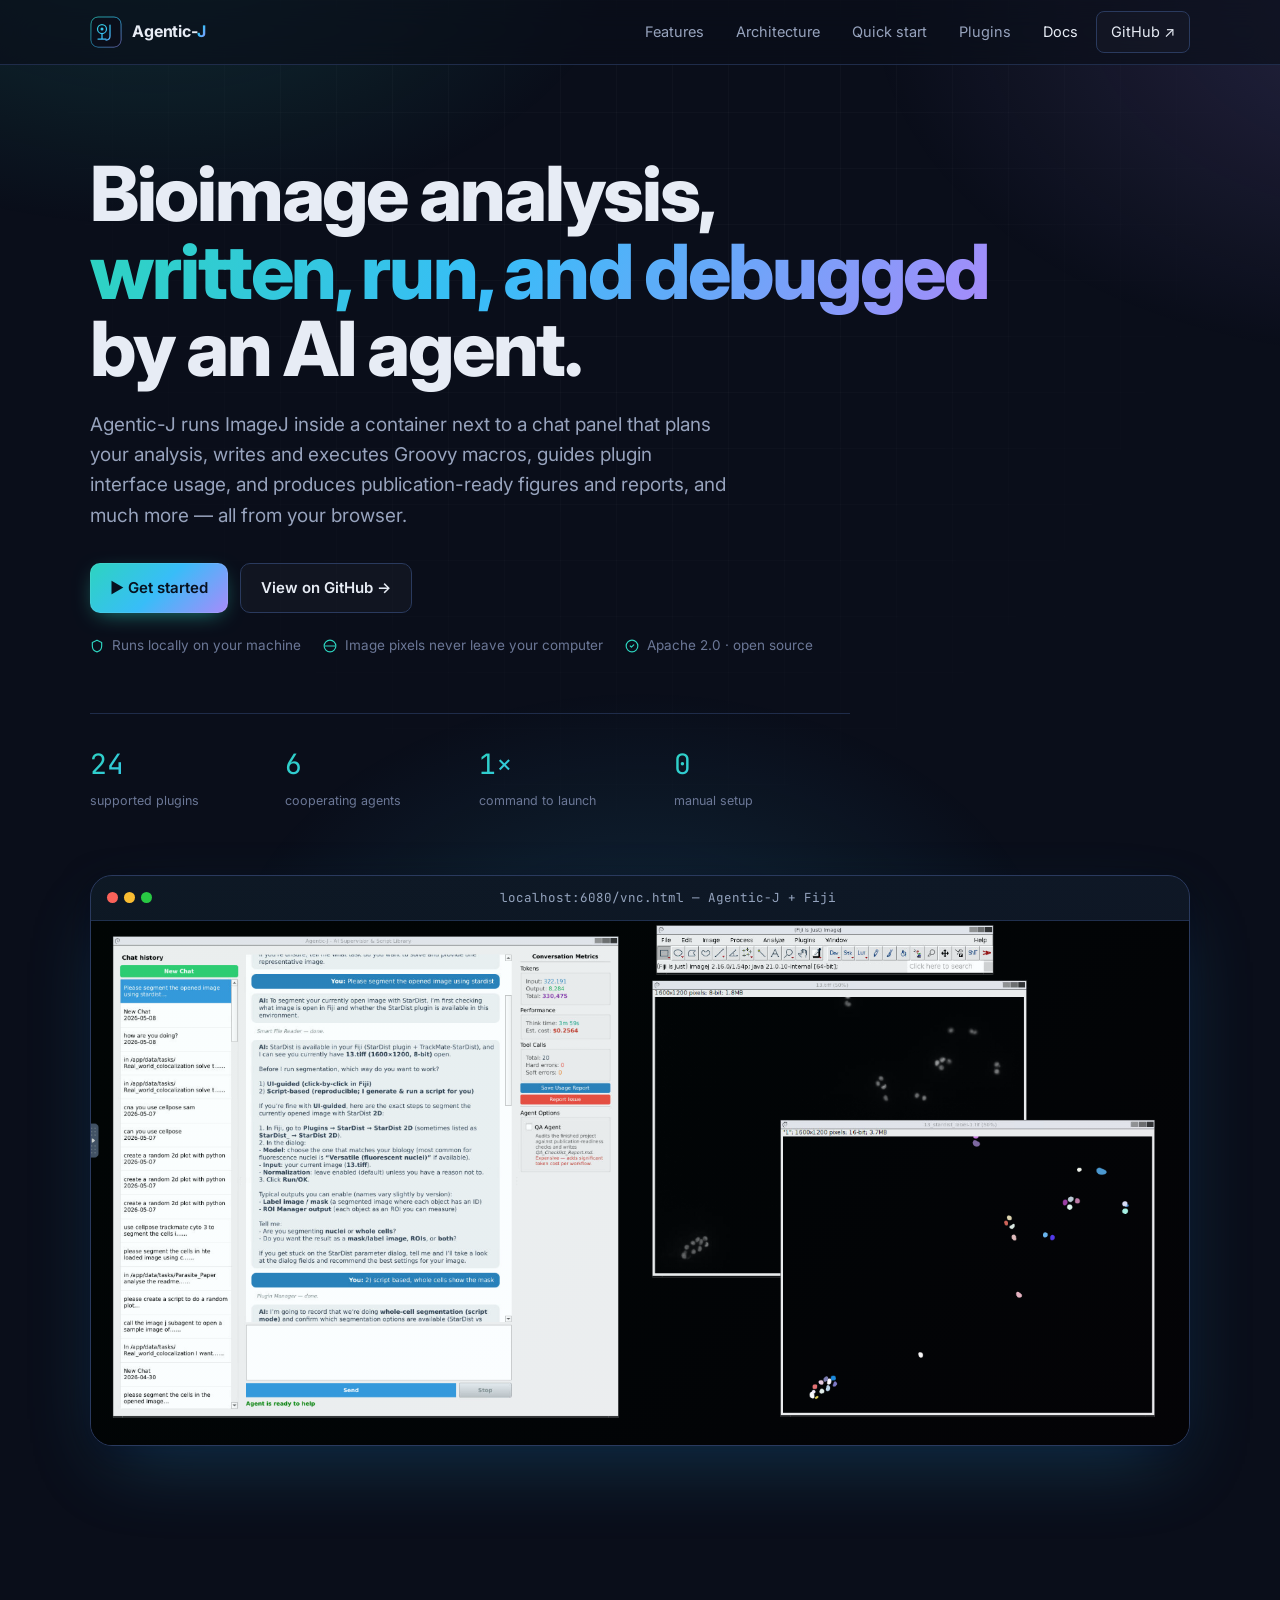
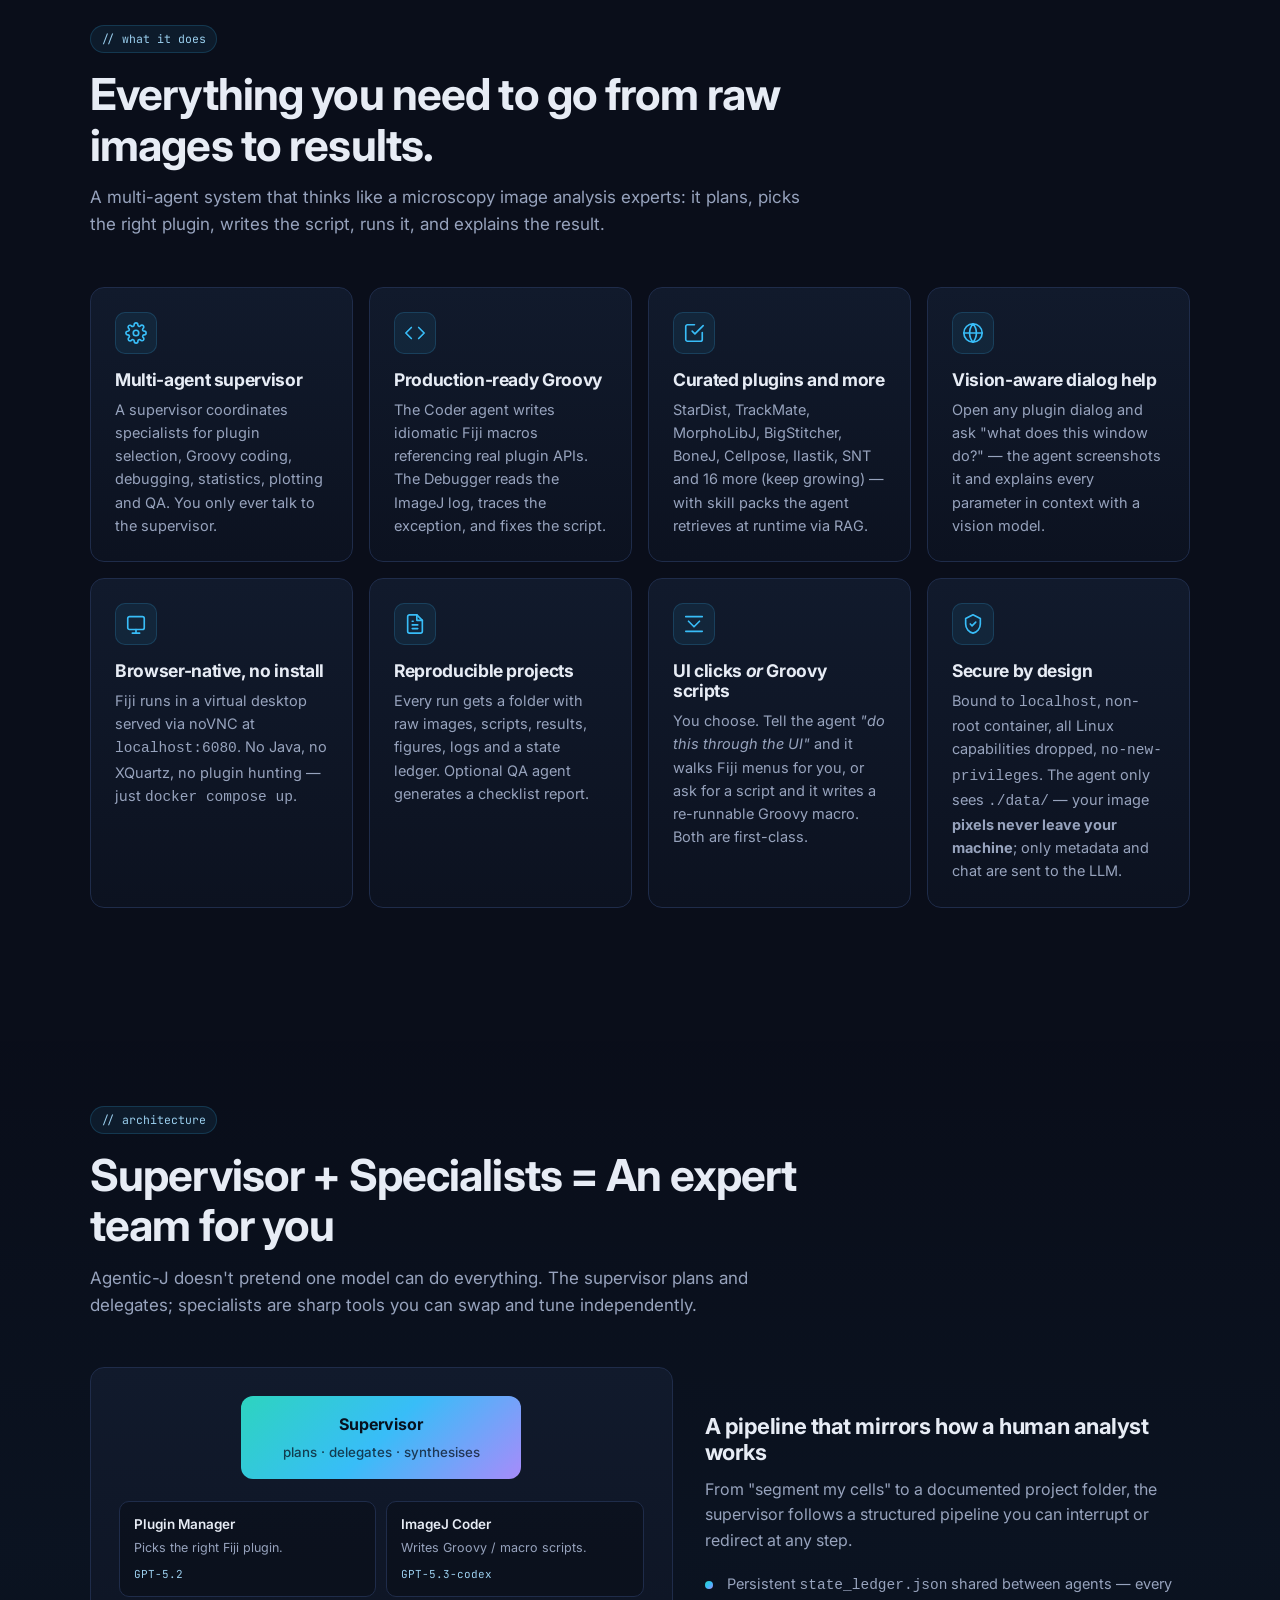
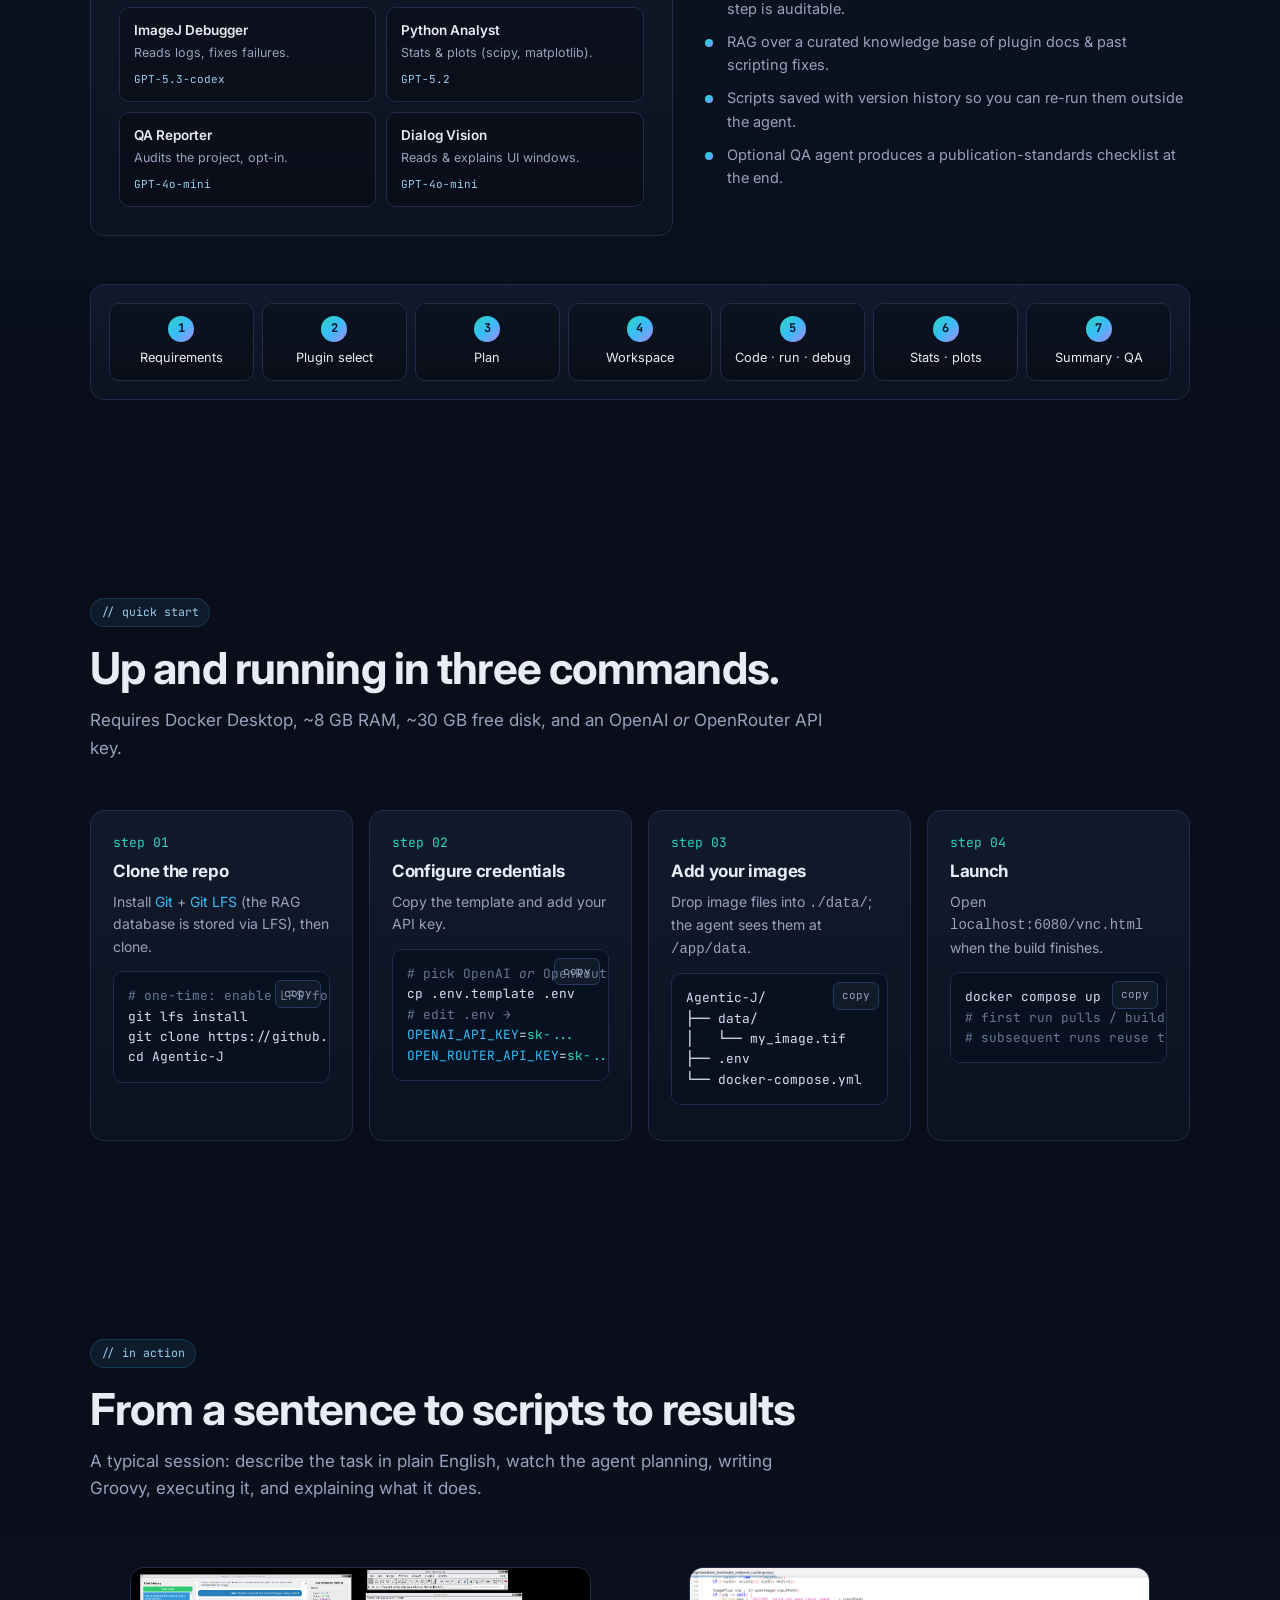
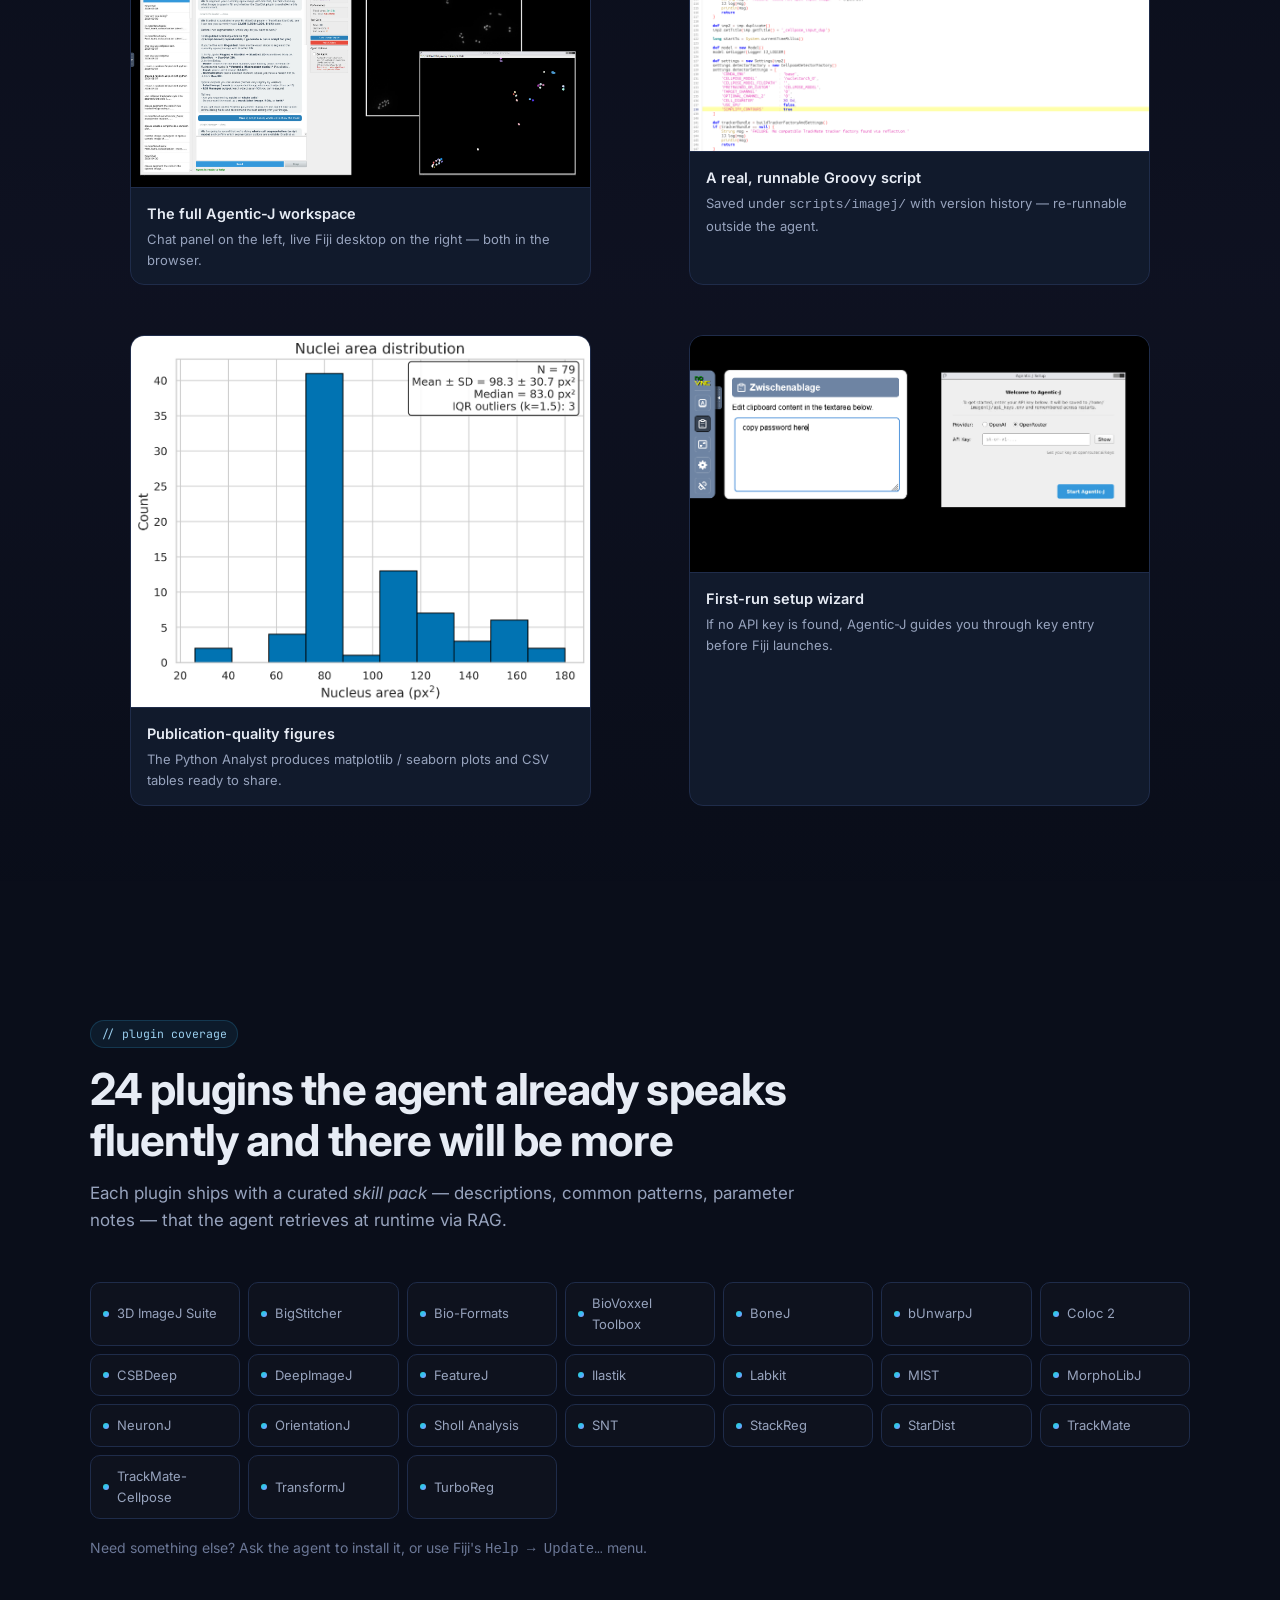
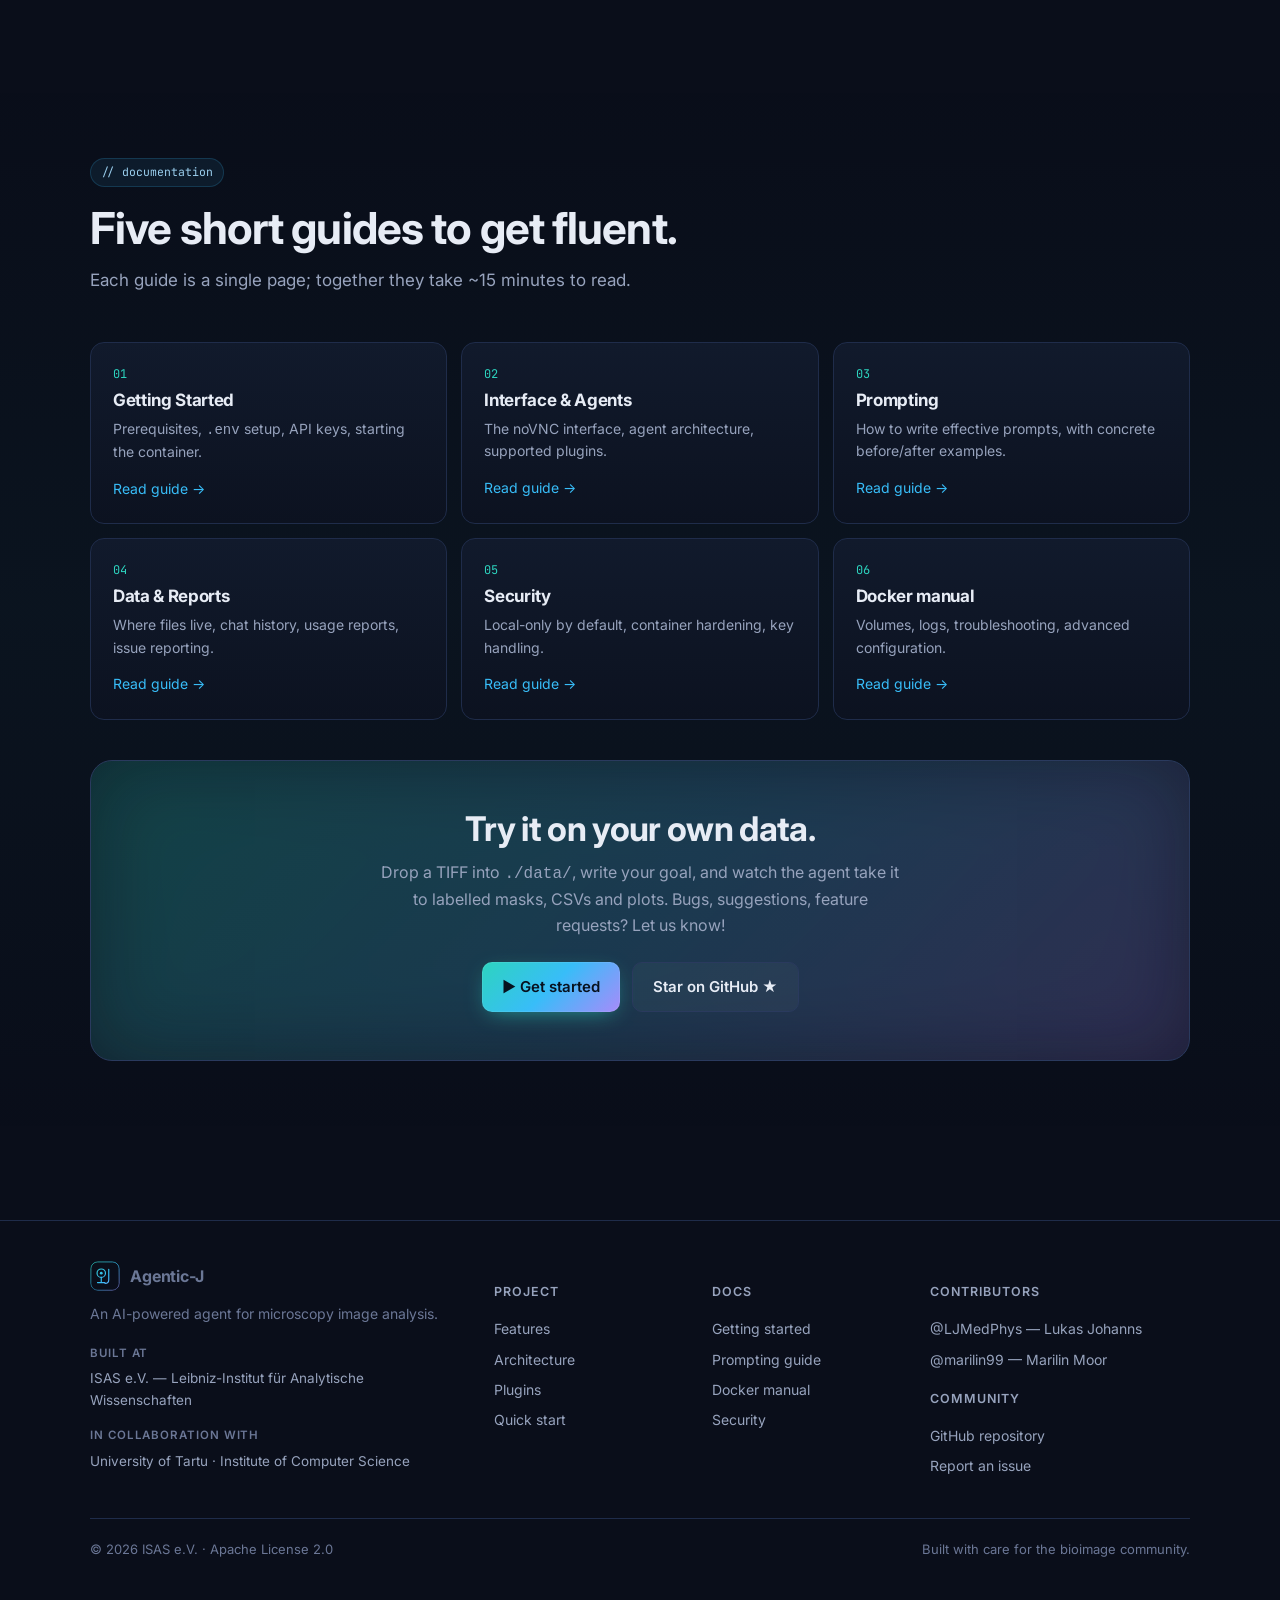
<file: docs/index.html>
<!doctype html>
<html lang="en">
<head>
<meta charset="utf-8" />
<meta name="viewport" content="width=device-width,initial-scale=1" />
<meta name="color-scheme" content="dark" />
<title>Agentic-J — AI Agent for Microscopy Image Analysis from Exploration to Publication</title>
<meta name="description" content="Agentic-J is an AI-powered agent running Fiji inside a container together with an LLM-driven chat panel that can plan analyses, write and execute Groovy macros, install plugins, report results, and much more." />

<!-- Open Graph -->
<meta property="og:title" content="Agentic-J — AI-powered agent for microscopy image analysis" />
<meta property="og:description" content="Plan analyses, write & run Groovy macros, install plugins, report results — from a chat panel running next to a real ImageJ/Fiji desktop in your browser." />
<meta property="og:type" content="website" />
<meta name="twitter:card" content="summary_large_image" />

<link rel="icon" type="image/svg+xml" href="assets/favicon.svg" />

<!-- Fonts (with safe fallbacks defined in CSS) -->
<link rel="preconnect" href="https://fonts.googleapis.com">
<link rel="preconnect" href="https://fonts.gstatic.com" crossorigin>
<link href="https://fonts.googleapis.com/css2?family=Inter:wght@400;500;600;700;800&family=JetBrains+Mono:wght@400;500;600&display=swap" rel="stylesheet">

<link rel="stylesheet" href="css/styles.css" />
</head>
<body>

<!-- Backdrops -->
<div class="bg-mesh" aria-hidden="true"></div>
<div class="bg-grid" aria-hidden="true"></div>

<!-- Navbar -->
<header class="nav">
  <div class="container nav-inner">
    <a href="#" class="brand" aria-label="Agentic-J home">
      <img src="assets/logo.svg" alt="" class="brand-logo" />
      <span class="brand-name">Agentic-<span>J</span></span>
    </a>
    <nav class="nav-links" aria-label="primary">
      <a href="#features">Features</a>
      <a href="#architecture">Architecture</a>
      <a href="#quickstart">Quick start</a>
      <a href="#plugins">Plugins</a>
      <a href="#docs">Docs</a>
      <a href="https://github.com/MMV-Lab/Agentic-J" target="_blank" rel="noopener" class="nav-cta">GitHub ↗</a>
    </nav>
  </div>
</header>

<main>

<!-- =================== HERO =================== -->
<section class="hero">
  <div class="container">
    <h1 class="reveal">
      Bioimage analysis,<br/>
      <span class="grad">written, run, and debugged</span><br/>
      by an AI agent.
    </h1>

    <p class="lead reveal">
      Agentic-J runs ImageJ inside a container next to a chat panel that plans your analysis,
      writes and executes Groovy macros, guides plugin interface usage, and produces
      publication-ready figures and reports, and much more — all from your browser.
    </p>

    <div class="hero-actions reveal">
      <a class="btn btn-primary" href="#quickstart">▶ Get started</a>
      <a class="btn btn-ghost" href="https://github.com/MMV-Lab/Agentic-J" target="_blank" rel="noopener">View on GitHub →</a>
    </div>

    <p class="trust reveal" aria-label="Privacy and security highlights">
      <span><svg viewBox="0 0 24 24" width="14" height="14" fill="none" stroke="currentColor" stroke-width="2" stroke-linecap="round" stroke-linejoin="round"><path d="M12 2 4 6v6c0 5 3.5 9 8 10 4.5-1 8-5 8-10V6z"/></svg> Runs locally on your machine</span>
      <span><svg viewBox="0 0 24 24" width="14" height="14" fill="none" stroke="currentColor" stroke-width="2" stroke-linecap="round" stroke-linejoin="round"><circle cx="12" cy="12" r="10"/><path d="M4 12h16"/></svg> Image pixels never leave your computer</span>
      <span><svg viewBox="0 0 24 24" width="14" height="14" fill="none" stroke="currentColor" stroke-width="2" stroke-linecap="round" stroke-linejoin="round"><path d="m9 12 2 2 4-4"/><circle cx="12" cy="12" r="10"/></svg> Apache 2.0 · open source</span>
    </p>

    <div class="hero-stats reveal">
      <div class="stat"><div class="num">24</div><div class="lbl">supported plugins</div></div>
      <div class="stat"><div class="num">6</div><div class="lbl">cooperating agents</div></div>
      <div class="stat"><div class="num">1×</div><div class="lbl">command to launch</div></div>
      <div class="stat"><div class="num">0</div><div class="lbl">manual setup</div></div>
    </div>

    <!-- Hero screenshot — chat + Fiji -->
    <div class="hero-visual reveal">
      <figure class="window window-shot">
        <div class="win-bar">
          <div class="dots"><i></i><i></i><i></i></div>
          <div class="url">localhost:6080/vnc.html — Agentic-J + Fiji</div>
        </div>
        <img src="images/01_chat_and_fiji.png" alt="Agentic-J chat panel next to a live Fiji desktop in the browser" />
      </figure>
    </div>
  </div>
</section>

<!-- =================== FEATURES =================== -->
<section id="features">
  <div class="container">
    <div class="section-head reveal">
      <span class="section-tag">// what it does</span>
      <h2 class="section-title">Everything you need to go from raw images to results.</h2>
      <p class="section-sub">
        A multi-agent system that thinks like a microscopy image analysis experts: it plans, picks the right
        plugin, writes the script, runs it, and explains the result.
      </p>
    </div>

    <div class="features">
      <div class="feature reveal">
        <div class="ico">
          <svg width="22" height="22" viewBox="0 0 24 24" fill="none" stroke="currentColor" stroke-width="1.8" stroke-linecap="round" stroke-linejoin="round"><circle cx="12" cy="12" r="3"/><path d="M19.4 15a1.7 1.7 0 0 0 .3 1.8l.1.1a2 2 0 1 1-2.8 2.8l-.1-.1a1.7 1.7 0 0 0-1.8-.3 1.7 1.7 0 0 0-1 1.5V21a2 2 0 1 1-4 0v-.1a1.7 1.7 0 0 0-1.1-1.5 1.7 1.7 0 0 0-1.8.3l-.1.1a2 2 0 1 1-2.8-2.8l.1-.1a1.7 1.7 0 0 0 .3-1.8 1.7 1.7 0 0 0-1.5-1H3a2 2 0 1 1 0-4h.1a1.7 1.7 0 0 0 1.5-1.1 1.7 1.7 0 0 0-.3-1.8l-.1-.1a2 2 0 1 1 2.8-2.8l.1.1a1.7 1.7 0 0 0 1.8.3H9a1.7 1.7 0 0 0 1-1.5V3a2 2 0 1 1 4 0v.1a1.7 1.7 0 0 0 1 1.5 1.7 1.7 0 0 0 1.8-.3l.1-.1a2 2 0 1 1 2.8 2.8l-.1.1a1.7 1.7 0 0 0-.3 1.8V9a1.7 1.7 0 0 0 1.5 1H21a2 2 0 1 1 0 4h-.1a1.7 1.7 0 0 0-1.5 1Z"/></svg>
        </div>
        <h3>Multi-agent supervisor</h3>
        <p>A supervisor coordinates specialists for plugin selection, Groovy coding, debugging, statistics, plotting and QA. You only ever talk to the supervisor.</p>
      </div>

      <div class="feature reveal">
        <div class="ico">
          <svg width="22" height="22" viewBox="0 0 24 24" fill="none" stroke="currentColor" stroke-width="1.8" stroke-linecap="round" stroke-linejoin="round"><polyline points="16 18 22 12 16 6"/><polyline points="8 6 2 12 8 18"/></svg>
        </div>
        <h3>Production-ready Groovy</h3>
        <p>The Coder agent writes idiomatic Fiji macros referencing real plugin APIs. The Debugger reads the ImageJ log, traces the exception, and fixes the script.</p>
      </div>

      <div class="feature reveal">
        <div class="ico">
          <svg width="22" height="22" viewBox="0 0 24 24" fill="none" stroke="currentColor" stroke-width="1.8" stroke-linecap="round" stroke-linejoin="round"><path d="M21 11.5V19a2 2 0 0 1-2 2H5a2 2 0 0 1-2-2V5a2 2 0 0 1 2-2h7.5"/><path d="m22 4-9 9-3-3"/></svg>
        </div>
        <h3>Curated plugins and more</h3>
        <p>StarDist, TrackMate, MorphoLibJ, BigStitcher, BoneJ, Cellpose, Ilastik, SNT and 16 more (keep growing) — with skill packs the agent retrieves at runtime via RAG.</p>
      </div>

      <div class="feature reveal">
        <div class="ico">
          <svg width="22" height="22" viewBox="0 0 24 24" fill="none" stroke="currentColor" stroke-width="1.8" stroke-linecap="round" stroke-linejoin="round"><circle cx="12" cy="12" r="10"/><path d="M2 12h20M12 2a15.3 15.3 0 0 1 0 20M12 2a15.3 15.3 0 0 0 0 20"/></svg>
        </div>
        <h3>Vision-aware dialog help</h3>
        <p>Open any plugin dialog and ask "what does this window do?" — the agent screenshots it and explains every parameter in context with a vision model.</p>
      </div>

      <div class="feature reveal">
        <div class="ico">
          <svg width="22" height="22" viewBox="0 0 24 24" fill="none" stroke="currentColor" stroke-width="1.8" stroke-linecap="round" stroke-linejoin="round"><rect x="3" y="4" width="18" height="14" rx="2"/><path d="M8 22h8M12 18v4"/></svg>
        </div>
        <h3>Browser-native, no install</h3>
        <p>Fiji runs in a virtual desktop served via noVNC at <code>localhost:6080</code>. No Java, no XQuartz, no plugin hunting — just <code>docker compose up</code>.</p>
      </div>

      <div class="feature reveal">
        <div class="ico">
          <svg width="22" height="22" viewBox="0 0 24 24" fill="none" stroke="currentColor" stroke-width="1.8" stroke-linecap="round" stroke-linejoin="round"><path d="M14 2H6a2 2 0 0 0-2 2v16a2 2 0 0 0 2 2h12a2 2 0 0 0 2-2V8z"/><polyline points="14 2 14 8 20 8"/><path d="M9 13h6M9 17h6M9 9h1"/></svg>
        </div>
        <h3>Reproducible projects</h3>
        <p>Every run gets a folder with raw images, scripts, results, figures, logs and a state ledger. Optional QA agent generates a checklist report.</p>
      </div>

      <div class="feature reveal">
        <div class="ico">
          <svg width="22" height="22" viewBox="0 0 24 24" fill="none" stroke="currentColor" stroke-width="1.8" stroke-linecap="round" stroke-linejoin="round"><path d="m6 9 6 6 6-6"/><path d="M3 4h18"/><path d="M3 20h18"/></svg>
        </div>
        <h3>UI clicks <em>or</em> Groovy scripts</h3>
        <p>You choose. Tell the agent <em>"do this through the UI"</em> and it walks Fiji menus for you, or ask for a script and it writes a re-runnable Groovy macro. Both are first-class.</p>
      </div>

      <div class="feature reveal">
        <div class="ico">
          <svg width="22" height="22" viewBox="0 0 24 24" fill="none" stroke="currentColor" stroke-width="1.8" stroke-linecap="round" stroke-linejoin="round"><path d="M12 2 4 6v6c0 5 3.5 9 8 10 4.5-1 8-5 8-10V6z"/><path d="m9 12 2 2 4-4"/></svg>
        </div>
        <h3>Secure by design</h3>
        <p>Bound to <code>localhost</code>, non-root container, all Linux capabilities dropped, <code>no-new-privileges</code>. The agent only sees <code>./data/</code> — your image <strong>pixels never leave your machine</strong>; only metadata and chat are sent to the LLM.</p>
      </div>
    </div>
  </div>
</section>

<!-- =================== ARCHITECTURE =================== -->
<section id="architecture" style="background: linear-gradient(180deg, transparent, rgba(56,189,248,.03), transparent);">
  <div class="container">
    <div class="section-head reveal">
      <span class="section-tag">// architecture</span>
      <h2 class="section-title">Supervisor + Specialists = An expert team for you</h2>
      <p class="section-sub">
        Agentic-J doesn't pretend one model can do everything. The supervisor plans and
        delegates; specialists are sharp tools you can swap and tune independently.
      </p>
    </div>

    <div class="arch">
      <div class="arch-diagram reveal">
        <div class="arch-supervisor">
          Supervisor
          <small>plans · delegates · synthesises</small>
        </div>
        <div class="arch-specialists">
          <div class="spec">
            <span class="name">Plugin Manager</span>
            <span class="role">Picks the right Fiji plugin.</span>
            <span class="model">GPT-5.2</span>
          </div>
          <div class="spec">
            <span class="name">ImageJ Coder</span>
            <span class="role">Writes Groovy / macro scripts.</span>
            <span class="model">GPT-5.3-codex</span>
          </div>
          <div class="spec">
            <span class="name">ImageJ Debugger</span>
            <span class="role">Reads logs, fixes failures.</span>
            <span class="model">GPT-5.3-codex</span>
          </div>
          <div class="spec">
            <span class="name">Python Analyst</span>
            <span class="role">Stats &amp; plots (scipy, matplotlib).</span>
            <span class="model">GPT-5.2</span>
          </div>
          <div class="spec">
            <span class="name">QA Reporter</span>
            <span class="role">Audits the project, opt-in.</span>
            <span class="model">GPT-4o-mini</span>
          </div>
          <div class="spec">
            <span class="name">Dialog Vision</span>
            <span class="role">Reads &amp; explains UI windows.</span>
            <span class="model">GPT-4o-mini</span>
          </div>
        </div>
      </div>

      <div class="arch-text reveal">
        <h3>A pipeline that mirrors how a human analyst works</h3>
        <p>From "segment my cells" to a documented project folder, the supervisor follows a structured pipeline you can interrupt or redirect at any step.</p>
        <ul class="arch-list">
          <li>Persistent <code>state_ledger.json</code> shared between agents — every step is auditable.</li>
          <li>RAG over a curated knowledge base of plugin docs &amp; past scripting fixes.</li>
          <li>Scripts saved with version history so you can re-run them outside the agent.</li>
          <li>Optional QA agent produces a publication-standards checklist at the end.</li>
        </ul>
      </div>
    </div>

    <div style="margin-top:48px" class="reveal">
      <div class="pipeline">
        <div class="step"><span class="n">1</span>Requirements</div>
        <div class="step"><span class="n">2</span>Plugin select</div>
        <div class="step"><span class="n">3</span>Plan</div>
        <div class="step"><span class="n">4</span>Workspace</div>
        <div class="step"><span class="n">5</span>Code · run · debug</div>
        <div class="step"><span class="n">6</span>Stats · plots</div>
        <div class="step"><span class="n">7</span>Summary · QA</div>
      </div>
    </div>
  </div>
</section>

<!-- =================== QUICK START =================== -->
<section id="quickstart">
  <div class="container">
    <div class="section-head reveal">
      <span class="section-tag">// quick start</span>
      <h2 class="section-title">Up and running in three commands.</h2>
      <p class="section-sub">Requires Docker Desktop, ~8 GB RAM, ~30 GB free disk, and an OpenAI <em>or</em> OpenRouter API key.</p>
    </div>

    <div class="qs-grid">
      <div class="qs-step reveal">
        <span class="num">step 01</span>
        <h4>Clone the repo</h4>
        <p>Install <a href="https://git-scm.com/downloads" target="_blank" rel="noopener" style="color:var(--accent-2)">Git</a> + <a href="https://git-lfs.com/" target="_blank" rel="noopener" style="color:var(--accent-2)">Git LFS</a> (the RAG database is stored via LFS), then clone.</p>
        <pre class="code"><button class="copy" data-copy>copy</button><span class="tok-c"># one-time: enable LFS for your user</span>
git lfs install
git clone https://github.com/MMV-Lab/Agentic-J.git Agentic-J
cd Agentic-J</pre>
      </div>

      <div class="qs-step reveal">
        <span class="num">step 02</span>
        <h4>Configure credentials</h4>
        <p>Copy the template and add your API key.</p>
        <pre class="code"><button class="copy" data-copy>copy</button><span class="tok-c"># pick OpenAI <em>or</em> OpenRouter</span>
cp .env.template .env
<span class="tok-c"># edit .env →</span>
<span class="tok-v">OPENAI_API_KEY</span>=<span class="tok-s">sk-...</span>
<span class="tok-v">OPEN_ROUTER_API_KEY</span>=<span class="tok-s">sk-...</span></pre>
      </div>

      <div class="qs-step reveal">
        <span class="num">step 03</span>
        <h4>Add your images</h4>
        <p>Drop image files into <code>./data/</code>; the agent sees them at <code>/app/data</code>.</p>
        <pre class="code"><button class="copy" data-copy>copy</button>Agentic-J/
├── data/
│   └── my_image.tif
├── .env
└── docker-compose.yml</pre>
      </div>

      <div class="qs-step reveal">
        <span class="num">step 04</span>
        <h4>Launch</h4>
        <p>Open <code>localhost:6080/vnc.html</code> when the build finishes.</p>
        <pre class="code"><button class="copy" data-copy>copy</button>docker compose up
<span class="tok-c"># first run pulls / builds the image</span>
<span class="tok-c"># subsequent runs reuse the cache</span></pre>
      </div>
    </div>
  </div>
</section>

<!-- =================== SCREENSHOTS =================== -->
<section id="screenshots" style="background: linear-gradient(180deg, transparent, rgba(167,139,250,.03), transparent);">
  <div class="container">
    <div class="section-head reveal">
      <span class="section-tag">// in action</span>
      <h2 class="section-title">From a sentence to scripts to results</h2>
      <p class="section-sub">A typical session: describe the task in plain English, watch the agent planning, writing Groovy, executing it, and explaining what it does.</p>
    </div>

    <div class="shots">
      <figure class="shot reveal">
        <!-- Replace src once images are dropped into website/images/ -->
        <img src="images/01_chat_and_fiji.png" alt="The full Agentic-J workspace" />
        <figcaption class="caption">
          <span class="ttl">The full Agentic-J workspace</span>
          <span class="sub">Chat panel on the left, live Fiji desktop on the right — both in the browser.</span>
        </figcaption>
      </figure>

      <figure class="shot reveal">
        <img src="images/02_generated_script.png" alt="A generated Groovy script" />
        <figcaption class="caption">
          <span class="ttl">A real, runnable Groovy script</span>
          <span class="sub">Saved under <code>scripts/imagej/</code> with version history — re-runnable outside the agent.</span>
        </figcaption>
      </figure>

      <figure class="shot reveal">
        <img src="images/03_results_plots.png" alt="Stats and plots" />
        <figcaption class="caption">
          <span class="ttl">Publication-quality figures</span>
          <span class="sub">The Python Analyst produces matplotlib / seaborn plots and CSV tables ready to share.</span>
        </figcaption>
      </figure>

      <figure class="shot reveal">
        <img src="images/04_setup_wizard.png" alt="First-run setup wizard" />
        <figcaption class="caption">
          <span class="ttl">First-run setup wizard</span>
          <span class="sub">If no API key is found, Agentic-J guides you through key entry before Fiji launches.</span>
        </figcaption>
      </figure>
    </div>
  </div>
</section>

<!-- =================== PLUGINS =================== -->
<section id="plugins">
  <div class="container">
    <div class="section-head reveal">
      <span class="section-tag">// plugin coverage</span>
      <h2 class="section-title">24 plugins the agent already speaks fluently and there will be more</h2>
      <p class="section-sub">Each plugin ships with a curated <em>skill pack</em> — descriptions, common patterns, parameter notes — that the agent retrieves at runtime via RAG.</p>
    </div>
    <div class="plugins reveal">
      <div class="plugin"><span class="dot"></span>3D ImageJ Suite</div>
      <div class="plugin"><span class="dot"></span>BigStitcher</div>
      <div class="plugin"><span class="dot"></span>Bio-Formats</div>
      <div class="plugin"><span class="dot"></span>BioVoxxel Toolbox</div>
      <div class="plugin"><span class="dot"></span>BoneJ</div>
      <div class="plugin"><span class="dot"></span>bUnwarpJ</div>
      <div class="plugin"><span class="dot"></span>Coloc 2</div>
      <div class="plugin"><span class="dot"></span>CSBDeep</div>
      <div class="plugin"><span class="dot"></span>DeepImageJ</div>
      <div class="plugin"><span class="dot"></span>FeatureJ</div>
      <div class="plugin"><span class="dot"></span>Ilastik</div>
      <div class="plugin"><span class="dot"></span>Labkit</div>
      <div class="plugin"><span class="dot"></span>MIST</div>
      <div class="plugin"><span class="dot"></span>MorphoLibJ</div>
      <div class="plugin"><span class="dot"></span>NeuronJ</div>
      <div class="plugin"><span class="dot"></span>OrientationJ</div>
      <div class="plugin"><span class="dot"></span>Sholl Analysis</div>
      <div class="plugin"><span class="dot"></span>SNT</div>
      <div class="plugin"><span class="dot"></span>StackReg</div>
      <div class="plugin"><span class="dot"></span>StarDist</div>
      <div class="plugin"><span class="dot"></span>TrackMate</div>
      <div class="plugin"><span class="dot"></span>TrackMate-Cellpose</div>
      <div class="plugin"><span class="dot"></span>TransformJ</div>
      <div class="plugin"><span class="dot"></span>TurboReg</div>
    </div>
    <p class="reveal" style="margin-top:18px;color:var(--text-faint);font-size:14px">
      Need something else? Ask the agent to install it, or use Fiji's <code>Help → Update…</code> menu.
    </p>
  </div>
</section>

<!-- =================== DOCS =================== -->
<section id="docs" style="background: linear-gradient(180deg, transparent, rgba(45,212,191,.03), transparent);">
  <div class="container">
    <div class="section-head reveal">
      <span class="section-tag">// documentation</span>
      <h2 class="section-title">Five short guides to get fluent.</h2>
      <p class="section-sub">Each guide is a single page; together they take ~15 minutes to read.</p>
    </div>

    <div class="doc-grid">
      <a class="doc-card reveal" href="https://github.com/MMV-Lab/Agentic-J/blob/main/user_guide/01_getting_started.md" target="_blank" rel="noopener">
        <span class="num">01</span>
        <h4>Getting Started</h4>
        <p>Prerequisites, <code>.env</code> setup, API keys, starting the container.</p>
        <span class="arrow">Read guide →</span>
      </a>
      <a class="doc-card reveal" href="https://github.com/MMV-Lab/Agentic-J/blob/main/user_guide/02_interface_and_agents.md" target="_blank" rel="noopener">
        <span class="num">02</span>
        <h4>Interface &amp; Agents</h4>
        <p>The noVNC interface, agent architecture, supported plugins.</p>
        <span class="arrow">Read guide →</span>
      </a>
      <a class="doc-card reveal" href="https://github.com/MMV-Lab/Agentic-J/blob/main/user_guide/03_prompting.md" target="_blank" rel="noopener">
        <span class="num">03</span>
        <h4>Prompting</h4>
        <p>How to write effective prompts, with concrete before/after examples.</p>
        <span class="arrow">Read guide →</span>
      </a>
      <a class="doc-card reveal" href="https://github.com/MMV-Lab/Agentic-J/blob/main/user_guide/04_data_history_and_reports.md" target="_blank" rel="noopener">
        <span class="num">04</span>
        <h4>Data &amp; Reports</h4>
        <p>Where files live, chat history, usage reports, issue reporting.</p>
        <span class="arrow">Read guide →</span>
      </a>
      <a class="doc-card reveal" href="https://github.com/MMV-Lab/Agentic-J/blob/main/user_guide/05_security.md" target="_blank" rel="noopener">
        <span class="num">05</span>
        <h4>Security</h4>
        <p>Local-only by default, container hardening, key handling.</p>
        <span class="arrow">Read guide →</span>
      </a>
      <a class="doc-card reveal" href="https://github.com/MMV-Lab/Agentic-J/blob/main/DOCKER_MANUAL.md" target="_blank" rel="noopener">
        <span class="num">06</span>
        <h4>Docker manual</h4>
        <p>Volumes, logs, troubleshooting, advanced configuration.</p>
        <span class="arrow">Read guide →</span>
      </a>
    </div>

    <div class="cta-band reveal">
      <h3>Try it on your own data.</h3>
      <p>Drop a TIFF into <code>./data/</code>, write your goal, and watch the agent take it to labelled masks, CSVs and plots. Bugs, suggestions, feature requests? Let us know!</p>
      <div class="actions">
        <a class="btn btn-primary" href="#quickstart">▶ Get started</a>
        <a class="btn btn-ghost" href="https://github.com/MMV-Lab/Agentic-J" target="_blank" rel="noopener">Star on GitHub ★</a>
      </div>
    </div>
  </div>
</section>

</main>

<!-- =================== FOOTER =================== -->
<footer>
  <div class="container">
    <div class="foot-grid">
      <div class="foot-brand">
        <div class="brand-row" style="margin-bottom:12px">
          <img src="assets/logo.svg" alt="" />
          <strong>Agentic-J</strong>
        </div>
        <p style="font-size:14px;max-width:360px">
          An AI-powered agent for microscopy image analysis.
        </p>

        <div class="affiliations">
          <h5>Built at</h5>
          <a href="https://www.isas.de/" target="_blank" rel="noopener">ISAS e.V. — Leibniz-Institut für Analytische Wissenschaften</a>
          <h5 style="margin-top:14px">In collaboration with</h5>
          <a href="https://cs.ut.ee/en" target="_blank" rel="noopener">University of Tartu · Institute of Computer Science</a>
        </div>
      </div>

      <div>
        <h5>Project</h5>
        <a href="#features">Features</a>
        <a href="#architecture">Architecture</a>
        <a href="#plugins">Plugins</a>
        <a href="#quickstart">Quick start</a>
      </div>

      <div>
        <h5>Docs</h5>
        <a href="https://github.com/MMV-Lab/Agentic-J/blob/main/user_guide/01_getting_started.md" target="_blank" rel="noopener">Getting started</a>
        <a href="https://github.com/MMV-Lab/Agentic-J/blob/main/user_guide/03_prompting.md" target="_blank" rel="noopener">Prompting guide</a>
        <a href="https://github.com/MMV-Lab/Agentic-J/blob/main/DOCKER_MANUAL.md" target="_blank" rel="noopener">Docker manual</a>
        <a href="https://github.com/MMV-Lab/Agentic-J/blob/main/user_guide/05_security.md" target="_blank" rel="noopener">Security</a>
      </div>

      <div>
        <h5>Contributors</h5>
        <a href="https://github.com/LJMedPhys" target="_blank" rel="noopener">@LJMedPhys — Lukas Johanns</a>
        <a href="https://github.com/marilin99" target="_blank" rel="noopener">@marilin99 — Marilin Moor</a>
        <h5 style="margin-top:14px">Community</h5>
        <a href="https://github.com/MMV-Lab/Agentic-J" target="_blank" rel="noopener">GitHub repository</a>
        <a href="mailto:agentj.help@gmail.com">Report an issue</a>
      </div>
    </div>
    <div class="foot-bottom">
      <span>© 2026 ISAS e.V. · Apache License 2.0</span>
      <span>Built with care for the bioimage community.</span>
    </div>
  </div>
</footer>

<script src="js/main.js"></script>
</body>
</html>
</file>
<file: docs/css/styles.css>
/* =========================================================
   Agentic-J — Landing page
   Modern scientific dark theme
   ========================================================= */

/* ---------- Tokens ---------- */
:root {
  --bg:            #0a0e1a;
  --bg-2:          #0c1220;
  --surface:       #111a2c;
  --surface-2:     #16223a;
  --surface-3:     #1c2a47;
  --border:        #1f2c4a;
  --border-2:      #2a3a5e;
  --text:          #e7ecf5;
  --text-muted:    #97a3bd;
  --text-faint:    #6b7796;
  --accent:        #2dd4bf;
  --accent-2:      #38bdf8;
  --accent-3:      #a78bfa;
  --accent-4:      #f472b6;
  --warn:          #fbbf24;

  --gradient: linear-gradient(135deg, #2dd4bf 0%, #38bdf8 50%, #a78bfa 100%);
  --gradient-soft: linear-gradient(135deg, rgba(45,212,191,.16), rgba(56,189,248,.16) 50%, rgba(167,139,250,.16));
  --gradient-text: linear-gradient(120deg, #2dd4bf, #38bdf8 45%, #a78bfa);

  --radius:    14px;
  --radius-sm: 10px;
  --radius-lg: 22px;

  --shadow:    0 8px 30px rgba(2, 6, 23, .55);
  --shadow-2:  0 30px 80px -20px rgba(56, 189, 248, .25);

  --font-sans: 'Inter', -apple-system, BlinkMacSystemFont, 'Segoe UI', Roboto, Helvetica, Arial, sans-serif;
  --font-mono: 'JetBrains Mono', ui-monospace, SFMono-Regular, Menlo, Consolas, monospace;

  --max-w: 1180px;
  --pad: clamp(20px, 4vw, 40px);
}

/* ---------- Reset ---------- */
*, *::before, *::after { box-sizing: border-box; }
html { scroll-behavior: smooth; }
body {
  margin: 0;
  font-family: var(--font-sans);
  font-size: 16px;
  line-height: 1.6;
  color: var(--text);
  background: var(--bg);
  -webkit-font-smoothing: antialiased;
  text-rendering: optimizeLegibility;
  overflow-x: hidden;
}
a { color: inherit; text-decoration: none; }
img, svg { max-width: 100%; display: block; }
button { font: inherit; cursor: pointer; border: none; background: none; color: inherit; }
ul { padding: 0; margin: 0; list-style: none; }
h1, h2, h3, h4 { margin: 0; font-weight: 700; letter-spacing: -.02em; line-height: 1.15; }
p { margin: 0; }

/* ---------- Background mesh ---------- */
.bg-mesh {
  position: fixed; inset: 0; pointer-events: none; z-index: 0;
  background:
    radial-gradient(800px 500px at 12% -8%, rgba(45,212,191,.16), transparent 60%),
    radial-gradient(900px 600px at 110% 0%, rgba(167,139,250,.18), transparent 60%),
    radial-gradient(700px 500px at 50% 110%, rgba(56,189,248,.14), transparent 60%);
}
.bg-grid {
  position: fixed; inset: 0; pointer-events: none; z-index: 0;
  background-image:
    linear-gradient(to right, rgba(255,255,255,.025) 1px, transparent 1px),
    linear-gradient(to bottom, rgba(255,255,255,.025) 1px, transparent 1px);
  background-size: 56px 56px;
  mask-image: radial-gradient(ellipse at top, black 30%, transparent 75%);
  -webkit-mask-image: radial-gradient(ellipse at top, black 30%, transparent 75%);
}

main, header, footer { position: relative; z-index: 1; }

/* ---------- Container ---------- */
.container {
  max-width: var(--max-w);
  margin: 0 auto;
  padding: 0 var(--pad);
}

/* ---------- Navbar ---------- */
.nav {
  position: sticky; top: 0; z-index: 50;
  backdrop-filter: blur(14px);
  -webkit-backdrop-filter: blur(14px);
  background: rgba(10, 14, 26, .65);
  border-bottom: 1px solid var(--border);
}
.nav-inner {
  display: flex; align-items: center; justify-content: space-between;
  height: 64px;
}
.brand {
  display: inline-flex; align-items: center; gap: 10px;
  font-weight: 700; letter-spacing: -.01em;
}
.brand-logo { width: 32px; height: 32px; border-radius: 8px; }
.brand-name { font-size: 16px; }
.brand-name span {
  background: var(--gradient-text);
  -webkit-background-clip: text;
  background-clip: text;
  color: transparent;
}
.nav-links { display: flex; gap: 4px; align-items: center; }
.nav-links a {
  padding: 8px 14px;
  border-radius: 8px;
  color: var(--text-muted);
  font-size: 14.5px;
  transition: color .15s ease, background .15s ease;
}
.nav-links a:hover { color: var(--text); background: rgba(255,255,255,.04); }
.nav-cta {
  padding: 8px 14px !important;
  border: 1px solid var(--border-2) !important;
  background: rgba(255,255,255,.02) !important;
  color: var(--text) !important;
}
.nav-cta:hover { border-color: var(--accent-2) !important; }

@media (max-width: 720px) {
  .nav-links a:not(.nav-cta) { display: none; }
}

/* ---------- Buttons ---------- */
.btn {
  display: inline-flex; align-items: center; justify-content: center; gap: 8px;
  padding: 12px 20px;
  border-radius: 10px;
  font-weight: 600; font-size: 15px;
  transition: transform .15s ease, box-shadow .2s ease, background .2s ease, border-color .2s ease;
  white-space: nowrap;
}
.btn-primary {
  background: var(--gradient);
  color: #07111f;
  box-shadow: 0 6px 22px -8px rgba(45,212,191,.7), 0 0 0 1px rgba(255,255,255,.08) inset;
}
.btn-primary:hover { transform: translateY(-1px); box-shadow: 0 12px 34px -10px rgba(56,189,248,.7); }
.btn-ghost {
  background: rgba(255,255,255,.03);
  color: var(--text);
  border: 1px solid var(--border-2);
}
.btn-ghost:hover { border-color: var(--accent-2); background: rgba(56,189,248,.06); }

.kbd {
  font-family: var(--font-mono); font-size: 11.5px;
  padding: 2px 6px; border-radius: 5px;
  background: rgba(255,255,255,.06); border: 1px solid var(--border-2);
  color: var(--text-muted);
}

/* ---------- Hero ---------- */
.hero {
  padding: clamp(60px, 10vh, 110px) 0 80px;
  text-align: left;
  position: relative;
}
.eyebrow {
  display: inline-flex; align-items: center; gap: 8px;
  padding: 5px 12px;
  border-radius: 999px;
  font-size: 12.5px; letter-spacing: .04em;
  background: rgba(56,189,248,.08);
  border: 1px solid rgba(56,189,248,.25);
  color: #b6e6fb;
  margin-bottom: 22px;
}
.eyebrow .dot {
  width: 6px; height: 6px; border-radius: 999px;
  background: var(--accent); box-shadow: 0 0 12px var(--accent);
}
.hero h1 {
  font-size: clamp(40px, 6vw, 76px);
  font-weight: 800;
  letter-spacing: -.03em;
  line-height: 1.02;
}
.hero h1 .grad {
  background: var(--gradient-text);
  -webkit-background-clip: text;
  background-clip: text;
  color: transparent;
}
.hero p.lead {
  margin-top: 22px;
  max-width: 640px;
  font-size: clamp(16px, 1.6vw, 19px);
  color: var(--text-muted);
}
.hero-actions { margin-top: 32px; display: flex; gap: 12px; flex-wrap: wrap; }

.trust {
  margin-top: 22px;
  display: flex; flex-wrap: wrap; gap: 18px 22px;
  font-size: 13.5px; color: var(--text-faint);
}
.trust span { display: inline-flex; align-items: center; gap: 8px; }
.trust svg { color: var(--accent); flex-shrink: 0; }

.hero-stats {
  margin-top: 56px;
  display: grid; grid-template-columns: repeat(4, minmax(0, 1fr)); gap: 18px;
  border-top: 1px solid var(--border);
  padding-top: 28px;
  max-width: 760px;
}
.hero-stats .stat .num {
  font-family: var(--font-mono); font-size: 28px;
  background: var(--gradient-text);
  -webkit-background-clip: text; background-clip: text; color: transparent;
}
.hero-stats .stat .lbl { font-size: 12.5px; color: var(--text-faint); margin-top: 4px; }

@media (max-width: 720px) {
  .hero-stats { grid-template-columns: repeat(2, minmax(0, 1fr)); }
}

/* ---------- Mockup window (chat panel + Fiji) ---------- */
.hero-visual { margin-top: 64px; }
.window {
  border: 1px solid var(--border-2);
  background: linear-gradient(180deg, var(--surface), var(--bg-2));
  border-radius: var(--radius-lg);
  overflow: hidden;
  box-shadow: var(--shadow-2), var(--shadow);
  position: relative;
}
.window::before {
  content: '';
  position: absolute; inset: 0;
  background: var(--gradient-soft);
  opacity: .15; pointer-events: none;
}
.win-bar {
  display: flex; align-items: center; gap: 10px;
  padding: 12px 16px;
  border-bottom: 1px solid var(--border);
  background: rgba(0,0,0,.25);
}
.win-bar .dots { display: inline-flex; gap: 6px; }
.win-bar .dots i {
  width: 11px; height: 11px; border-radius: 999px;
  background: #2a334a;
}
.win-bar .dots i:nth-child(1) { background: #ff5f57; }
.win-bar .dots i:nth-child(2) { background: #febc2e; }
.win-bar .dots i:nth-child(3) { background: #28c840; }
.win-bar .url {
  flex: 1; text-align: center; font-family: var(--font-mono); font-size: 12.5px;
  color: var(--text-muted);
}
.win-body { display: grid; grid-template-columns: 360px 1fr; min-height: 460px; }
@media (max-width: 820px) { .win-body { grid-template-columns: 1fr; } }

/* Hero variant — single screenshot fills the window chrome */
.window-shot { margin: 0; }
.window-shot img {
  display: block;
  width: 100%;
  height: auto;
  background: var(--bg-2);
}

/* Chat panel */
.chat {
  border-right: 1px solid var(--border);
  display: flex; flex-direction: column;
  background: rgba(0,0,0,.18);
}
.chat-head {
  padding: 14px 16px; border-bottom: 1px solid var(--border);
  display: flex; align-items: center; gap: 10px;
}
.chat-head .badge {
  font-family: var(--font-mono); font-size: 11px;
  padding: 2px 8px; border-radius: 999px;
  background: rgba(45,212,191,.12); color: #7eecd8;
  border: 1px solid rgba(45,212,191,.25);
}
.chat-head .ttl { font-weight: 600; font-size: 14px; }
.chat-msgs { flex: 1; padding: 18px 16px; display: flex; flex-direction: column; gap: 14px; }
.msg { font-size: 14px; line-height: 1.55; }
.msg .who { font-size: 11.5px; color: var(--text-faint); margin-bottom: 6px; letter-spacing: .04em; text-transform: uppercase; }
.msg.user .bubble {
  background: rgba(56,189,248,.08); border: 1px solid rgba(56,189,248,.2);
  padding: 10px 12px; border-radius: 10px;
}
.msg.agent .bubble {
  background: var(--surface-2); border: 1px solid var(--border);
  padding: 10px 12px; border-radius: 10px;
}
.msg .tool {
  margin-top: 8px;
  font-family: var(--font-mono); font-size: 12px;
  background: rgba(0,0,0,.4); border: 1px solid var(--border);
  padding: 8px 10px; border-radius: 8px;
  color: #b6e6fb;
}
.chat-input {
  border-top: 1px solid var(--border);
  padding: 12px 14px;
  display: flex; align-items: center; gap: 8px;
  background: rgba(0,0,0,.25);
}
.chat-input input {
  flex: 1;
  background: var(--surface); color: var(--text);
  border: 1px solid var(--border-2);
  border-radius: 8px;
  padding: 9px 12px; font-size: 13.5px;
  outline: none;
}
.chat-input .send {
  width: 32px; height: 32px; border-radius: 8px;
  background: var(--gradient); color: #07111f;
  display: inline-flex; align-items: center; justify-content: center;
  font-weight: 700;
}

/* Fiji preview */
.fiji {
  background:
    radial-gradient(400px 300px at 30% 30%, rgba(56,189,248,.12), transparent 70%),
    radial-gradient(500px 400px at 80% 80%, rgba(167,139,250,.12), transparent 70%),
    var(--bg);
  position: relative; padding: 22px;
  display: grid; grid-template-rows: auto 1fr; gap: 14px;
}
.fiji-toolbar {
  display: flex; align-items: center; gap: 10px;
  padding: 8px 12px; border-radius: 10px;
  background: rgba(255,255,255,.03);
  border: 1px solid var(--border);
  font-size: 12.5px; color: var(--text-muted);
  font-family: var(--font-mono);
}
.fiji-toolbar .pill {
  padding: 3px 8px; border-radius: 6px; background: rgba(45,212,191,.1); color: #7eecd8;
  border: 1px solid rgba(45,212,191,.25);
}
.fiji-canvas {
  border: 1px solid var(--border);
  border-radius: 12px;
  background:
    radial-gradient(circle at 30% 35%, rgba(167,139,250,.6) 0 5px, transparent 7px),
    radial-gradient(circle at 55% 50%, rgba(56,189,248,.6) 0 7px, transparent 9px),
    radial-gradient(circle at 70% 30%, rgba(45,212,191,.6) 0 4px, transparent 6px),
    radial-gradient(circle at 40% 70%, rgba(56,189,248,.5) 0 6px, transparent 8px),
    radial-gradient(circle at 75% 75%, rgba(167,139,250,.5) 0 5px, transparent 7px),
    radial-gradient(circle at 20% 80%, rgba(45,212,191,.45) 0 5px, transparent 7px),
    radial-gradient(circle at 85% 50%, rgba(56,189,248,.5) 0 4px, transparent 6px),
    radial-gradient(circle at 50% 20%, rgba(167,139,250,.5) 0 5px, transparent 7px),
    #07111f;
  display: grid; place-items: center;
  position: relative;
  overflow: hidden;
  min-height: 240px;
}
.fiji-canvas::after {
  content: ''; position: absolute; inset: 0;
  background-image:
    linear-gradient(to right, rgba(255,255,255,.04) 1px, transparent 1px),
    linear-gradient(to bottom, rgba(255,255,255,.04) 1px, transparent 1px);
  background-size: 32px 32px;
  pointer-events: none;
}
.fiji-canvas .label {
  position: absolute; bottom: 12px; left: 14px;
  font-family: var(--font-mono); font-size: 11px;
  background: rgba(0,0,0,.55); border: 1px solid var(--border);
  padding: 4px 8px; border-radius: 6px; color: var(--text-muted);
}

/* ---------- Section base ---------- */
section { padding: clamp(72px, 11vh, 110px) 0; position: relative; }
.section-head { max-width: 740px; margin-bottom: 48px; }
.section-tag {
  display: inline-block;
  padding: 4px 10px; border-radius: 999px;
  font-family: var(--font-mono); font-size: 11.5px;
  background: rgba(56,189,248,.08);
  color: #9bcfee;
  border: 1px solid rgba(56,189,248,.18);
  margin-bottom: 16px;
}
h2.section-title {
  font-size: clamp(28px, 3.6vw, 44px);
  letter-spacing: -.02em;
}
.section-sub { color: var(--text-muted); margin-top: 14px; font-size: 17px; }

/* ---------- Features grid ---------- */
.features {
  display: grid; gap: 16px;
  grid-template-columns: repeat(4, minmax(0, 1fr));
}
@media (max-width: 1100px) { .features { grid-template-columns: repeat(3, 1fr); } }
@media (max-width: 820px)  { .features { grid-template-columns: repeat(2, 1fr); } }
@media (max-width: 520px)  { .features { grid-template-columns: 1fr; } }

.feature {
  position: relative;
  padding: 24px;
  border-radius: var(--radius);
  background: linear-gradient(180deg, var(--surface), var(--bg-2));
  border: 1px solid var(--border);
  transition: transform .2s ease, border-color .2s ease, box-shadow .2s ease;
  overflow: hidden;
}
.feature:hover { transform: translateY(-3px); border-color: var(--border-2); box-shadow: var(--shadow); }
.feature::before {
  content: '';
  position: absolute; inset: 0;
  background: var(--gradient-soft);
  opacity: 0;
  transition: opacity .2s ease;
  pointer-events: none;
}
.feature:hover::before { opacity: .35; }
.feature .ico {
  width: 42px; height: 42px; border-radius: 10px;
  display: grid; place-items: center;
  background: rgba(56,189,248,.08);
  border: 1px solid rgba(56,189,248,.18);
  color: var(--accent-2);
  margin-bottom: 16px;
  position: relative;
}
.feature h3 { font-size: 17.5px; }
.feature p { color: var(--text-muted); font-size: 14.5px; margin-top: 8px; }

/* ---------- Architecture ---------- */
.arch {
  display: grid;
  grid-template-columns: 1.2fr 1fr;
  gap: 32px;
  align-items: center;
}
@media (max-width: 880px) { .arch { grid-template-columns: 1fr; } }

.arch-diagram {
  border: 1px solid var(--border);
  border-radius: var(--radius);
  padding: 28px;
  background: linear-gradient(180deg, var(--surface), var(--bg-2));
  position: relative;
}
.arch-supervisor {
  margin: 0 auto 22px;
  max-width: 280px;
  text-align: center;
  padding: 16px 18px;
  border-radius: 12px;
  background: var(--gradient);
  color: #07111f;
  font-weight: 700;
  position: relative;
}
.arch-supervisor small { display: block; font-weight: 500; opacity: .75; margin-top: 4px; }
.arch-specialists {
  display: grid; gap: 10px;
  grid-template-columns: repeat(2, minmax(0, 1fr));
}
.spec {
  padding: 12px 14px;
  border-radius: 10px;
  background: rgba(0,0,0,.25);
  border: 1px solid var(--border);
  font-size: 13.5px;
  display: flex; flex-direction: column; gap: 2px;
}
.spec .name { font-weight: 600; }
.spec .role { color: var(--text-muted); font-size: 12.5px; }
.spec .model {
  margin-top: 6px;
  font-family: var(--font-mono); font-size: 11px;
  color: #9bcfee;
}
.arch-text h3 { font-size: 22px; }
.arch-text p { color: var(--text-muted); margin-top: 12px; }
.arch-list { margin-top: 18px; display: flex; flex-direction: column; gap: 10px; }
.arch-list li {
  padding-left: 22px; position: relative; color: var(--text-muted); font-size: 14.5px;
}
.arch-list li::before {
  content: ''; position: absolute; left: 0; top: 9px;
  width: 8px; height: 8px; border-radius: 999px;
  background: var(--gradient);
}

/* ---------- Pipeline ---------- */
.pipeline {
  display: grid; grid-template-columns: repeat(7, minmax(0, 1fr));
  gap: 8px; align-items: stretch;
  border: 1px solid var(--border);
  border-radius: var(--radius);
  padding: 18px;
  background: linear-gradient(180deg, var(--surface), var(--bg-2));
  overflow-x: auto;
}
.pipeline .step {
  padding: 12px 10px;
  border-radius: 10px;
  background: rgba(0,0,0,.25);
  border: 1px solid var(--border);
  text-align: center;
  font-size: 12.8px;
  display: flex; flex-direction: column; align-items: center; gap: 6px;
  min-width: 112px;
}
.pipeline .step .n {
  width: 26px; height: 26px; border-radius: 999px;
  background: var(--gradient); color: #07111f;
  font-family: var(--font-mono); font-size: 12px; font-weight: 700;
  display: grid; place-items: center;
}
@media (max-width: 880px) { .pipeline { grid-template-columns: repeat(4, 1fr); } }
@media (max-width: 540px) { .pipeline { grid-template-columns: repeat(2, 1fr); } }

/* ---------- Quick start ---------- */
.qs-grid {
  display: grid; gap: 16px;
  grid-template-columns: repeat(4, minmax(0, 1fr));
}
@media (max-width: 1100px) { .qs-grid { grid-template-columns: repeat(2, 1fr); } }
@media (max-width: 600px)  { .qs-grid { grid-template-columns: 1fr; } }
.qs-step {
  padding: 22px;
  border-radius: var(--radius);
  background: linear-gradient(180deg, var(--surface), var(--bg-2));
  border: 1px solid var(--border);
  position: relative; overflow: hidden;
}
.qs-step .num {
  font-family: var(--font-mono); font-size: 13px;
  color: var(--accent);
  margin-bottom: 8px; display: block;
}
.qs-step h4 { font-size: 17px; margin-bottom: 10px; }
.qs-step p { color: var(--text-muted); font-size: 14px; margin-bottom: 12px; }

.code {
  position: relative;
  background: #07111f;
  border: 1px solid var(--border);
  border-radius: 10px;
  padding: 14px 14px;
  font-family: var(--font-mono); font-size: 12.8px; line-height: 1.6;
  color: #d8e1f1;
  overflow: auto;
}
.code .copy {
  position: absolute; top: 8px; right: 8px;
  padding: 4px 8px; border-radius: 6px;
  background: rgba(255,255,255,.04);
  border: 1px solid var(--border-2);
  font-family: var(--font-mono); font-size: 11px; color: var(--text-muted);
  transition: background .15s ease, color .15s ease;
}
.code .copy:hover { background: rgba(56,189,248,.1); color: var(--text); }
.code .copy.copied { background: rgba(45,212,191,.18); color: #7eecd8; }
.code .tok-c { color: #6b7796; }
.code .tok-k { color: #a78bfa; }
.code .tok-s { color: #2dd4bf; }
.code .tok-v { color: #38bdf8; }

/* ---------- Plugins ---------- */
.plugins {
  display: grid; gap: 8px;
  grid-template-columns: repeat(auto-fit, minmax(150px, 1fr));
}
.plugin {
  padding: 10px 12px;
  border-radius: 10px;
  background: rgba(255,255,255,.02);
  border: 1px solid var(--border);
  font-size: 13px;
  color: var(--text-muted);
  transition: border-color .15s ease, color .15s ease, background .15s ease;
  display: flex; align-items: center; gap: 8px;
}
.plugin:hover { color: var(--text); border-color: var(--accent-2); background: rgba(56,189,248,.05); }
.plugin .dot { width: 6px; height: 6px; border-radius: 999px; background: var(--gradient); flex: 0 0 6px; }

/* ---------- Screenshots ---------- */
.shots {
  display: grid; gap: 18px;
  grid-template-columns: repeat(2, minmax(0, 1fr));
}
@media (max-width: 880px) { .shots { grid-template-columns: 1fr; } }
.shot {
  border: 1px solid var(--border);
  background: var(--surface);
  border-radius: var(--radius);
  overflow: hidden;
  position: relative;
}
.shot img {
  width: 100%; height: auto; display: block;
}
.shot .placeholder {
  aspect-ratio: 16/10;
  display: grid; place-items: center;
  background:
    repeating-linear-gradient(45deg, rgba(255,255,255,.02) 0 12px, transparent 12px 24px),
    radial-gradient(400px 300px at 50% 50%, rgba(56,189,248,.18), transparent 70%),
    var(--bg-2);
  color: var(--text-muted);
  text-align: center;
  padding: 20px;
}
.shot .placeholder .ico { width: 44px; height: 44px; margin: 0 auto 10px; opacity: .8; }
.shot .placeholder code {
  display: inline-block; margin-top: 10px;
  font-family: var(--font-mono); font-size: 12px;
  background: rgba(0,0,0,.4);
  border: 1px solid var(--border);
  padding: 4px 8px; border-radius: 6px;
  color: var(--accent);
}
.shot .caption {
  padding: 14px 16px;
  border-top: 1px solid var(--border);
  display: flex; flex-direction: column; gap: 4px;
}
.shot .caption .ttl { font-weight: 600; font-size: 14.5px; }
.shot .caption .sub { color: var(--text-muted); font-size: 13px; }

/* ---------- Docs ---------- */
.doc-grid {
  display: grid; gap: 14px;
  grid-template-columns: repeat(3, minmax(0, 1fr));
}
@media (max-width: 880px) { .doc-grid { grid-template-columns: 1fr; } }
.doc-card {
  display: block;
  padding: 22px;
  border-radius: var(--radius);
  background: linear-gradient(180deg, var(--surface), var(--bg-2));
  border: 1px solid var(--border);
  transition: transform .15s ease, border-color .2s ease;
}
.doc-card:hover { transform: translateY(-3px); border-color: var(--accent-2); }
.doc-card .num {
  font-family: var(--font-mono); font-size: 12px; color: var(--accent);
  margin-bottom: 6px; display: block;
}
.doc-card h4 { font-size: 17px; }
.doc-card p { color: var(--text-muted); margin-top: 8px; font-size: 14px; }
.doc-card .arrow {
  margin-top: 14px; color: var(--accent-2); font-size: 14px;
  display: inline-flex; align-items: center; gap: 6px;
}

/* ---------- CTA ---------- */
.cta-band {
  margin-top: 40px;
  padding: 48px;
  border-radius: var(--radius-lg);
  background: linear-gradient(135deg, rgba(45,212,191,.12), rgba(167,139,250,.12));
  border: 1px solid var(--border-2);
  text-align: center;
  position: relative; overflow: hidden;
}
.cta-band::before {
  content: ''; position: absolute; inset: -2px;
  background: var(--gradient); opacity: .14;
  filter: blur(40px); z-index: 0;
}
.cta-band > * { position: relative; z-index: 1; }
.cta-band h3 { font-size: clamp(24px, 3vw, 34px); }
.cta-band p { color: var(--text-muted); margin: 12px auto 0; max-width: 520px; }
.cta-band .actions { margin-top: 24px; display: flex; gap: 12px; justify-content: center; flex-wrap: wrap; }

/* ---------- Footer ---------- */
footer {
  border-top: 1px solid var(--border);
  margin-top: 60px; padding: 40px 0 56px;
  color: var(--text-faint);
}
.foot-grid {
  display: grid; grid-template-columns: 2fr 1fr 1fr 1.4fr; gap: 32px;
}
@media (max-width: 880px) { .foot-grid { grid-template-columns: 1fr 1fr; } }
@media (max-width: 520px) { .foot-grid { grid-template-columns: 1fr; } }
.foot-grid h5 {
  font-size: 12.5px; text-transform: uppercase; letter-spacing: .08em;
  color: var(--text-muted); font-weight: 600;
  margin-bottom: 12px;
}
.foot-grid a { display: block; padding: 4px 0; color: var(--text-muted); font-size: 14px; }
.foot-grid a:hover { color: var(--text); }

/* Footer brand row — logo size fix */
.foot-brand .brand-row {
  display: inline-flex; align-items: center; gap: 10px;
}
.foot-brand .brand-row img {
  width: 30px; height: 30px; border-radius: 8px; flex: 0 0 30px;
}
.foot-brand .brand-row strong { font-size: 16px; letter-spacing: -.01em; }

/* Affiliations block */
.affiliations { margin-top: 18px; }
.affiliations h5 {
  font-size: 11.5px; text-transform: uppercase; letter-spacing: .08em;
  color: var(--text-faint); font-weight: 600;
  margin: 0 0 6px;
}
.affiliations a {
  padding: 0; color: var(--text-muted); font-size: 13.5px;
  border-bottom: 1px dotted transparent;
}
.affiliations a:hover { color: var(--accent-2); border-bottom-color: var(--accent-2); }
.foot-bottom {
  margin-top: 36px; padding-top: 20px;
  border-top: 1px solid var(--border);
  display: flex; justify-content: space-between; align-items: center;
  font-size: 13px; gap: 14px; flex-wrap: wrap;
}
.foot-bottom .brand-row { display: inline-flex; align-items: center; gap: 8px; }
.foot-bottom .brand-row img { width: 22px; height: 22px; border-radius: 6px; }

/* ---------- Reveal animation ---------- */
.reveal { opacity: 0; transform: translateY(14px); transition: opacity .6s ease, transform .6s ease; }
.reveal.in { opacity: 1; transform: none; }
@media (prefers-reduced-motion: reduce) {
  .reveal { opacity: 1; transform: none; transition: none; }
}
</file>
